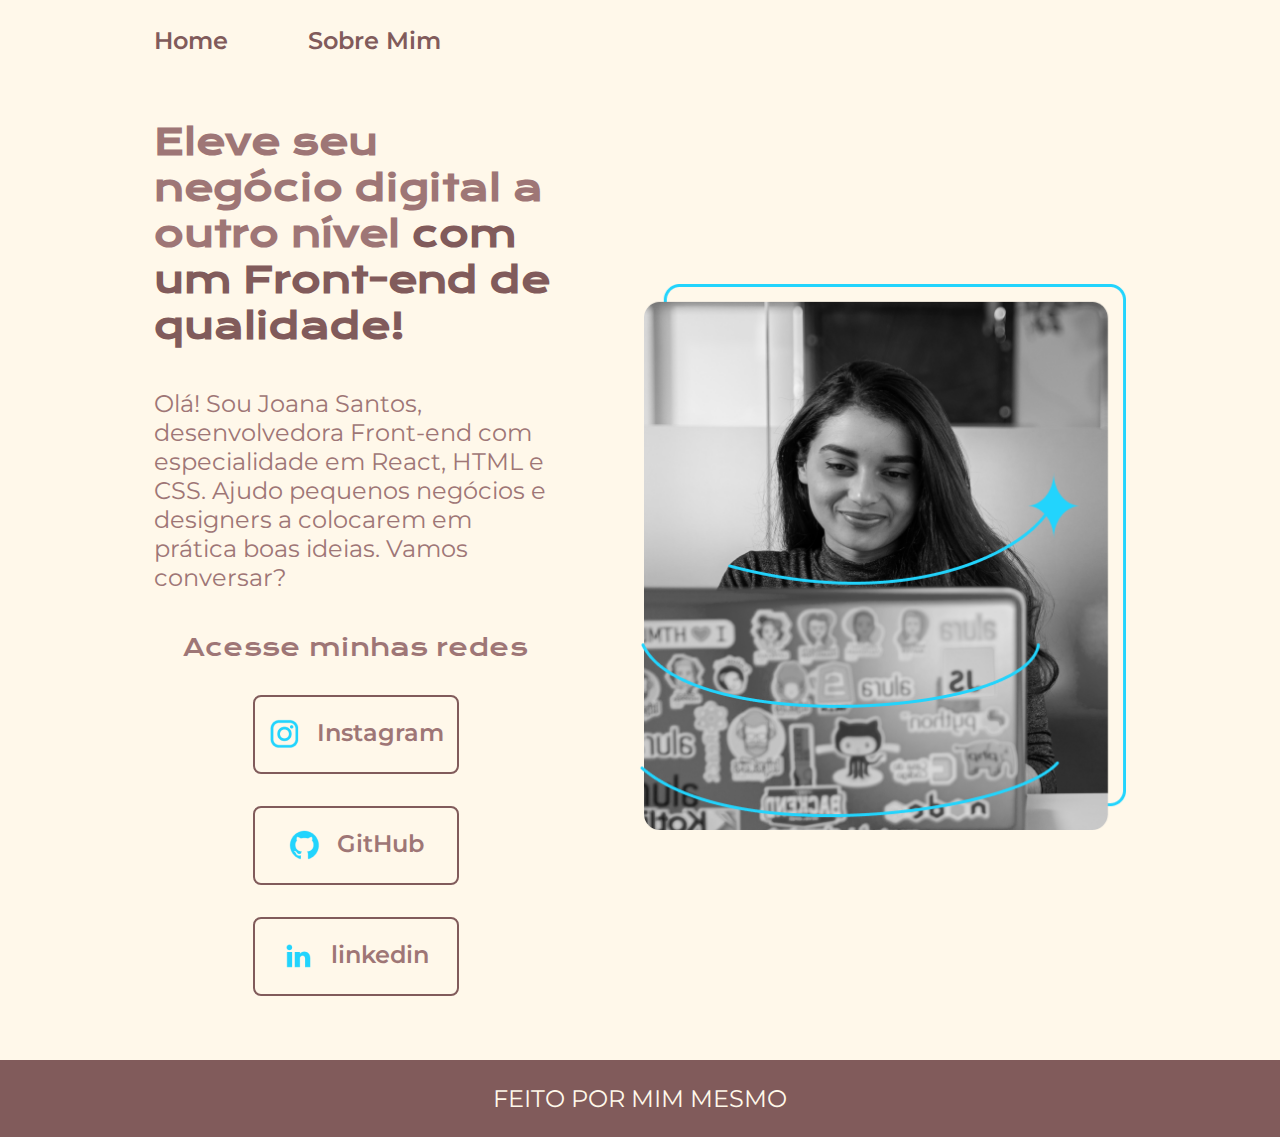
<file: index.html>
<!DOCTYPE html>
<html lang="pt-br">

<head>
    <meta charset="UTF-8">
    <meta http-equiv="X-UA-Compatible" content="IE=edge">
    <meta name="viewport" content="width=device-width, initial-scale=1.0">
    <title>To You</title>
    <link rel="stylesheet" href="./styles/style.css">
</head>

<body>
    <header class="cabecalho">
        <nav class="cabecalho__menu">
        <a class="cabecalho__menu__link" href="index.html">Home</a>
        <a class="cabecalho__menu__link" href="about.html" >Sobre Mim</a>    
        </nav>
    </header>
    <main class="apresentacao">
        <section class="apresentacao__conteudo">
            <h1 class="apresentacao__conteudo__titulo">Eleve seu negócio digital a outro nível<strong> com um Front-end de qualidade!
            </strong></h1>
            <p class="apresentacao__conteudo__texto">Olá! Sou Joana Santos, desenvolvedora
            Front-end com especialidade em React, HTML e
            CSS. Ajudo pequenos negócios e designers a
            colocarem em prática boas ideias. Vamos
            conversar?</p>
            <div class="apresentacao__links">
                <h2 class="apresentacao__links__subtitulo">Acesse minhas redes</h2>    
                <a class="apresentacao__links__navegacao" 
                href="https://instagram.com">Instagram
                    <img src="./Assets/instagram.png" alt="Logo INSTAGRAM">
                </a>
                <a class="apresentacao__links__navegacao" href="https://github.com">GitHub
                    <img src="./Assets/github.png">
                </a>
                <a class="apresentacao__links__navegacao" href="https://br.linkedin.com">linkedin
                    <img src="./Assets/linkedin.png">
                </a>
        
            </div>
        </section>
        <img class="apresentacao__imagem" src="Assets/Imagem.png" alt="Foto da Joana Santos programando">
    </main>
    <footer class="rodape">
        <p>FEITO POR MIM MESMO</p>
    </footer>
</body>

</html>
</file>
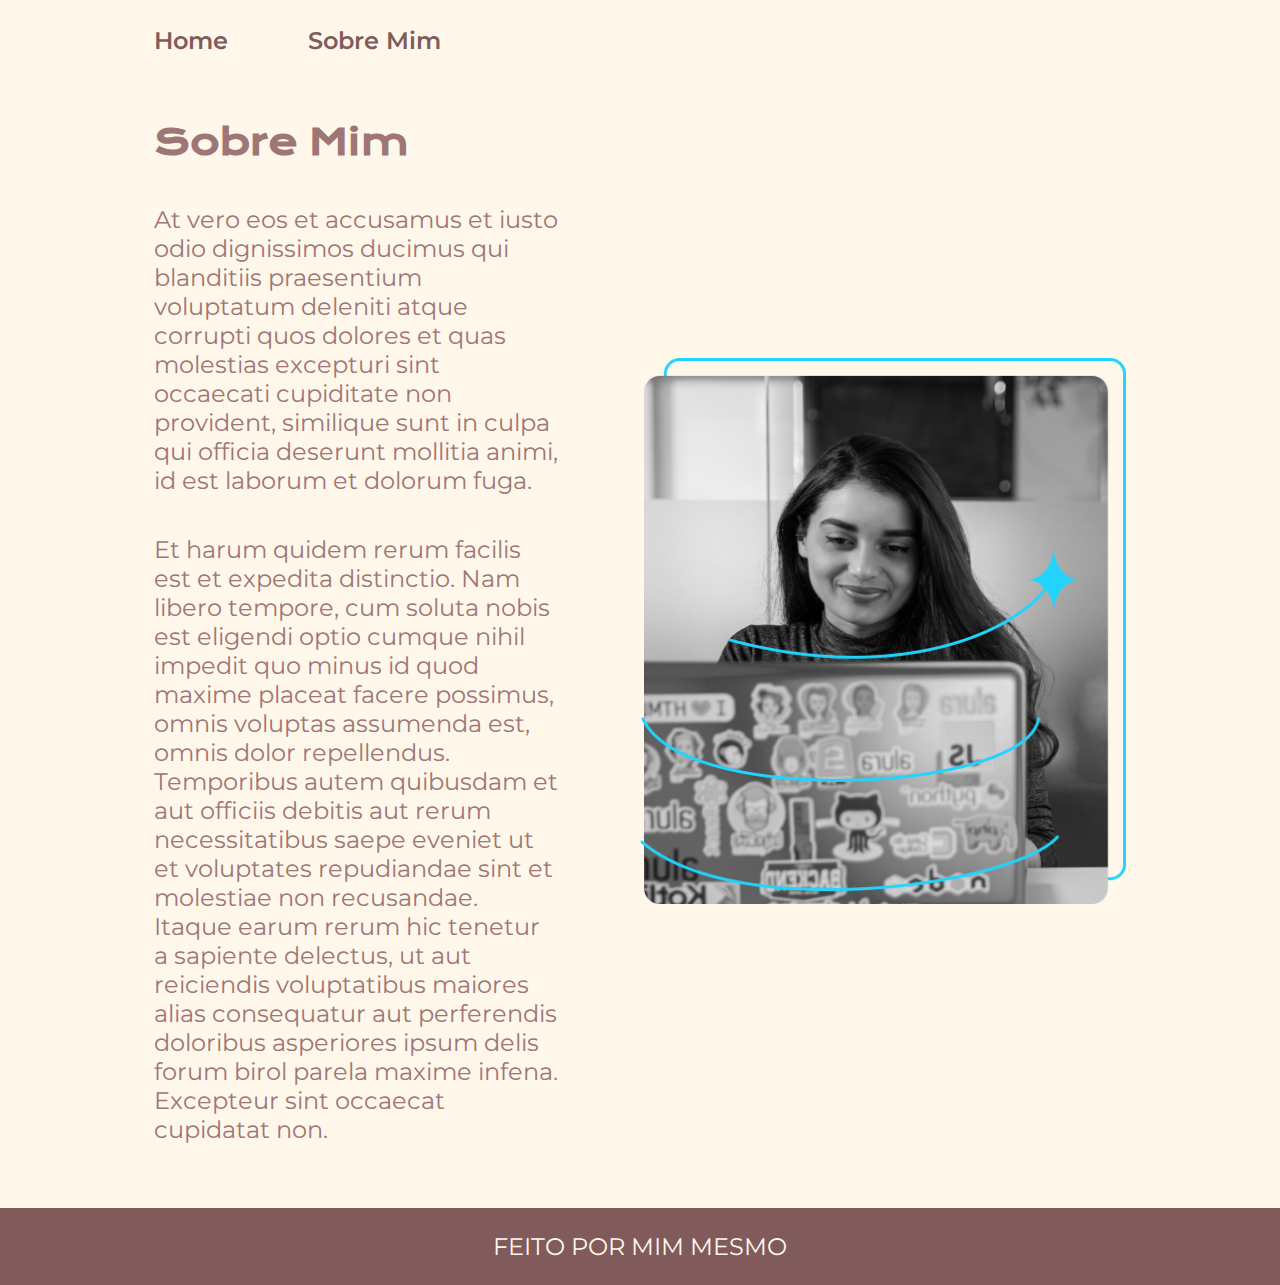
<file: about.html>
<!DOCTYPE html>
<html lang="pt-br">

<head>
    <meta charset="UTF-8">
    <meta http-equiv="X-UA-Compatible" content="IE=edge">
    <meta name="viewport" content="width=device-width, initial-scale=1.0">
    <title>Sobre mim</title>
    <link rel="stylesheet" href="./styles/style.css">
</head>

<body>
    <header class="cabecalho"> 
        <nav class="cabecalho__menu">
            <a class="cabecalho__menu__link" href="index.html">Home</a>
            <a class="cabecalho__menu__link" href="about.html" >Sobre Mim</a>    
        </nav>
    </header>   
        <main class="apresentacao">
            <section class="apresentacao__conteudo">
                <h1 class="apresentacao__conteudo__titulo">Sobre Mim</h1>
                <p class="apresentacao__conteudo__texto">At vero eos et accusamus et iusto odio dignissimos ducimus qui blanditiis praesentium voluptatum deleniti atque corrupti quos dolores et quas molestias excepturi sint occaecati cupiditate non provident, similique sunt in culpa qui officia deserunt mollitia animi, id est laborum et dolorum fuga.</p>
                <p class="apresentacao__conteudo__texto">Et harum quidem rerum facilis est et expedita distinctio. Nam libero tempore, cum soluta nobis est eligendi optio cumque nihil impedit quo minus id quod maxime placeat facere possimus, omnis voluptas assumenda est, omnis dolor repellendus. Temporibus autem quibusdam et aut officiis debitis aut rerum necessitatibus saepe eveniet ut et voluptates repudiandae sint et molestiae non recusandae. Itaque earum rerum hic tenetur a sapiente delectus, ut aut reiciendis voluptatibus maiores alias consequatur aut perferendis doloribus asperiores ipsum delis forum birol parela maxime infena. Excepteur sint occaecat cupidatat non.
                </p>
            </section>
            <img class="apresentacao__imagem" src="Assets/Imagem.png" alt="Foto da Joana Santos programando">
        </main>
        <footer class="rodape">
            <p>FEITO POR MIM MESMO</p>
        </footer>
</body>
</html>
</file>
<file: styles/style.css>
@import url('https://fonts.googleapis.com/css2?family=Krona+One&family=Montserrat:wght@400;600&display=swap');

:root {
    --cor-primaria : #FFF8EA ;  
    --cor-secundaria : #9E7676 ;
    --cor-terciaria : #815B5B ;
    --cor-hover : #594545 ;

    --fonte-principal : 'Krona One', sans-serif;
    --fonte-secundaria : 'Montserrat', sans-serif;
}

* {
    margin: 0 ;
    padding : 0;
}

body {
    box-sizing: border-box;
    background-color: var(--cor-primaria);
    color: var(--cor-secundaria);
}

.cabecalho {
    padding: 2% 0% 0% 12%;

}

.cabecalho__menu {
    display: flex;
    gap: 80px ;
}

.cabecalho__menu__link {
    font-family: var(--fonte-secundaria) ;
    font-size: 1.5rem;
    font-weight: 600;
    color : var(--cor-terciaria);
    text-decoration: none;
}

strong {
    color: var(--cor-terciaria);
}


.apresentacao {
    padding: 5% 12%;
    display: flex;
    align-items: center;
    justify-content: space-between ;
    gap: 82px;
}

.apresentacao__conteudo{
    width: 50%;
    display: flex;
    flex-direction: column;
    gap: 40px ;
}

.apresentacao__conteudo__titulo{
    font-size: 2.25rem ;
    font-family: var(--fonte-principal);
}

.apresentacao__conteudo__texto{
    font-size: 1.5rem;
    font-family: var(--fonte-secundaria);
}

.apresentacao__links{
    display: flex;
    flex-direction: column;
    align-items: center;
    justify-content: space-between;
    gap: 32px;
}

.apresentacao__links__subtitulo{
    font-family: var(--fonte-principal) ;
    font-weight: 400;
    font-size: 1.5rem;
}

.apresentacao__links__navegacao {
    display: flex;
    justify-content: center;
    gap: 16px;
    border: 2px solid var(--cor-terciaria);
    width: 50%;
    border-radius: 8px;
    text-align:center;
    font-size: 1.5rem;
    font-weight: 600;
    padding: 21.5px 0;
    text-decoration: none;
    color: var(--cor-secundaria);
    font-family: var(--fonte-secundaria) ;
    flex-direction: row-reverse;
}
.apresentacao__links__navegacao:hover {
    background-color: var(--cor-hover);
    padding-left: 15px;
}

.apresentacao__imagem {
    width: 50%;
}

.rodape {
    padding: 24px;
    color: var(--cor-primaria);
    background-color: var(--cor-terciaria);
    text-align: center;
    font-family: var(--fonte-secundaria) ;
    font-size: 1.5rem;
    font-weight: 400;

}

@media (max-width: 1200px) {
    .cabecalho {
        padding: 10%       
    }

    .cabecalho__menu{
        justify-content: center;
    }

    .apresentacao {
        flex-direction: column-reverse;
        padding: 5%;
    }

    .apresentacao__conteudo {
        width: 100%;
    }
}
</file>
